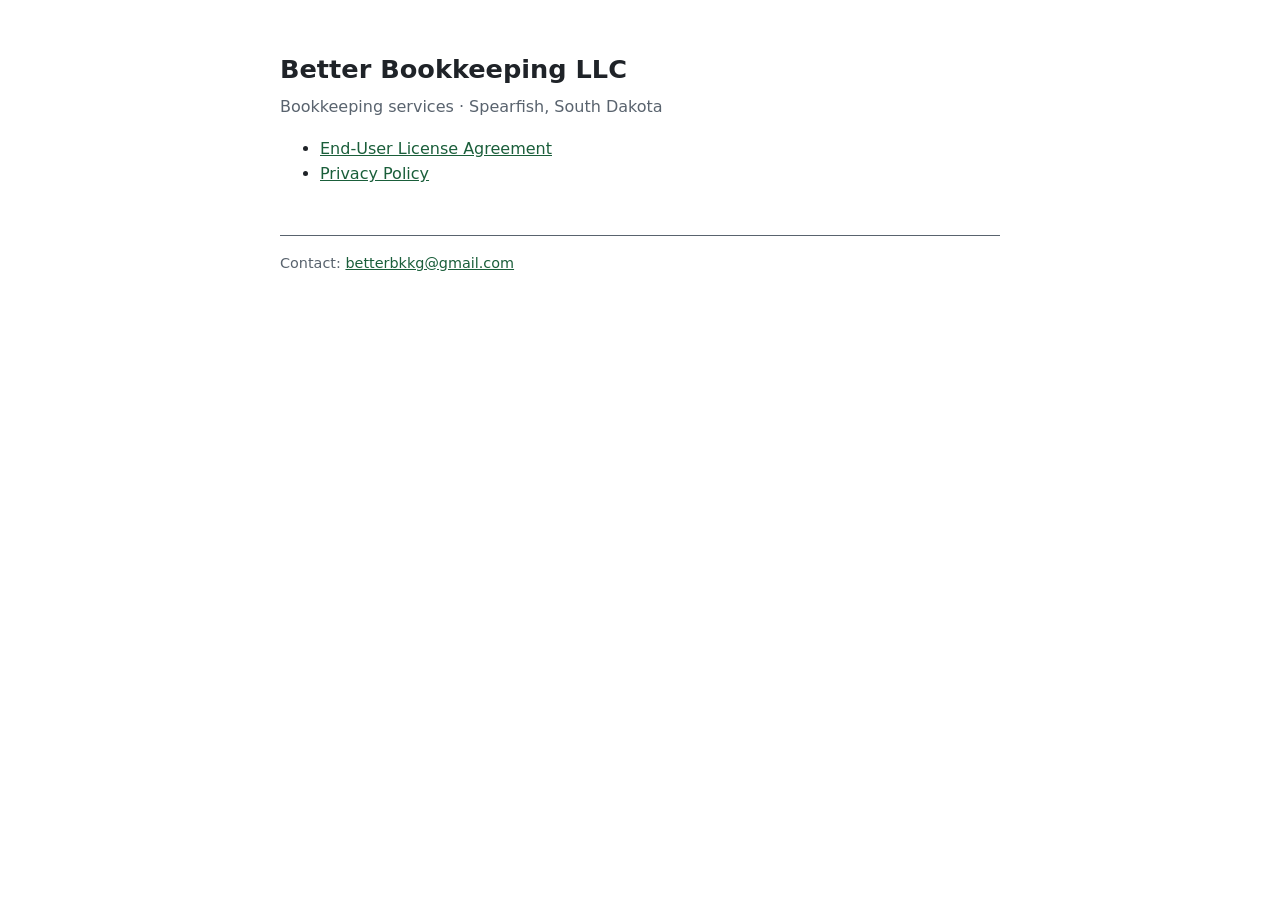
<file: index.html>
<!doctype html>
<html lang="en"><head><meta charset="utf-8"><meta name="viewport" content="width=device-width,initial-scale=1">
<title>Better Bookkeeping LLC</title><link rel="stylesheet" href="style.css"></head>
<body>
<h1>Better Bookkeeping LLC</h1>
<p class="meta">Bookkeeping services · Spearfish, South Dakota</p>
<ul>
  <li><a href="eula">End-User License Agreement</a></li>
  <li><a href="privacy">Privacy Policy</a></li>
</ul>
<footer>Contact: <a href="mailto:betterbkkg@gmail.com">betterbkkg@gmail.com</a></footer>
</body></html>
</file>
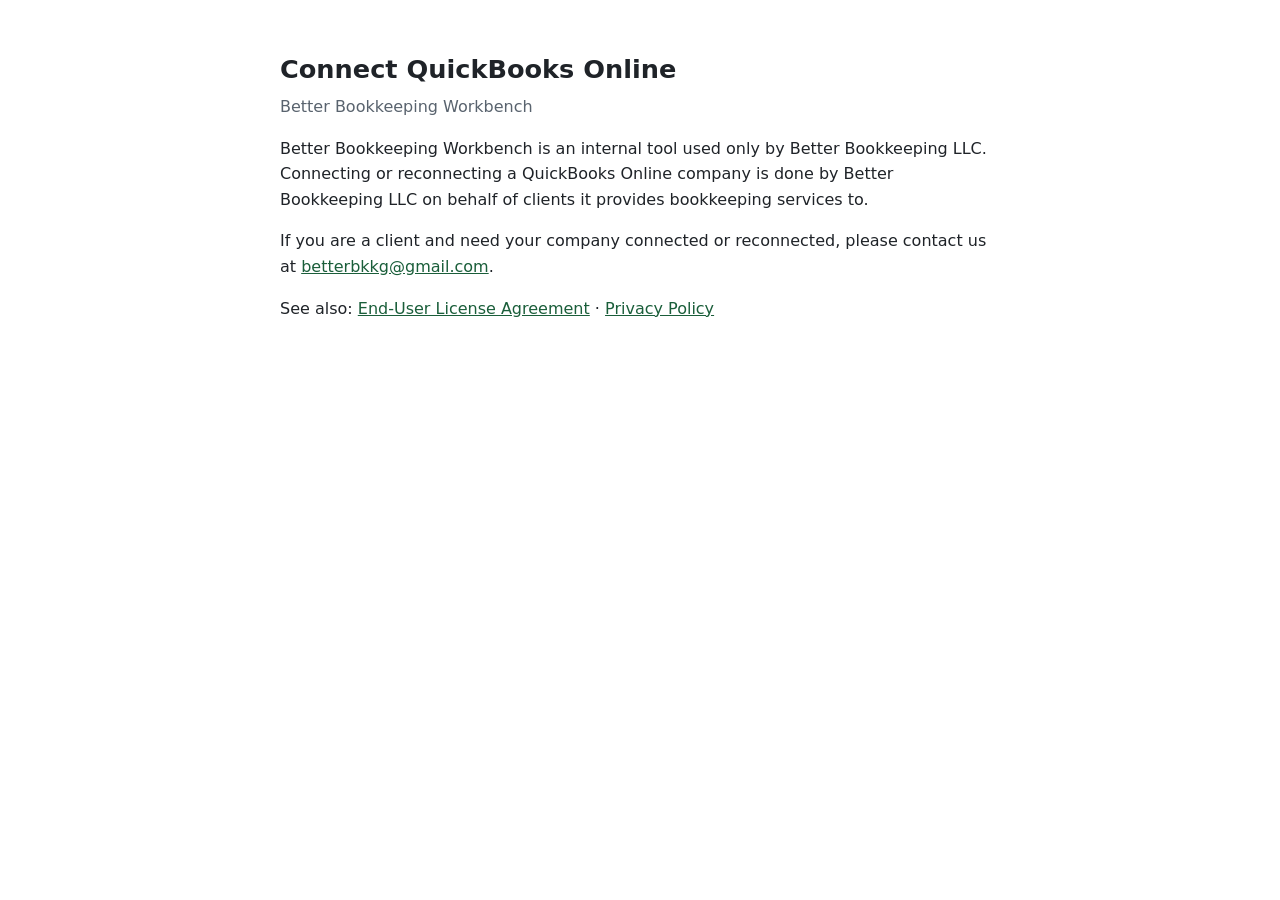
<file: connect.html>
<!doctype html>
<html lang="en"><head><meta charset="utf-8"><meta name="viewport" content="width=device-width,initial-scale=1">
<title>Connect QuickBooks</title><link rel="stylesheet" href="style.css"></head>
<body>
<h1>Connect QuickBooks Online</h1>
<p class="meta">Better Bookkeeping Workbench</p>
<p>Better Bookkeeping Workbench is an internal tool used only by Better Bookkeeping LLC. Connecting or reconnecting a QuickBooks Online company is done by Better Bookkeeping LLC on behalf of clients it provides bookkeeping services to.</p>
<p>If you are a client and need your company connected or reconnected, please contact us at <a href="mailto:betterbkkg@gmail.com">betterbkkg@gmail.com</a>.</p>
<p>See also: <a href="eula">End-User License Agreement</a> · <a href="privacy">Privacy Policy</a></p>
</body></html>
</file>
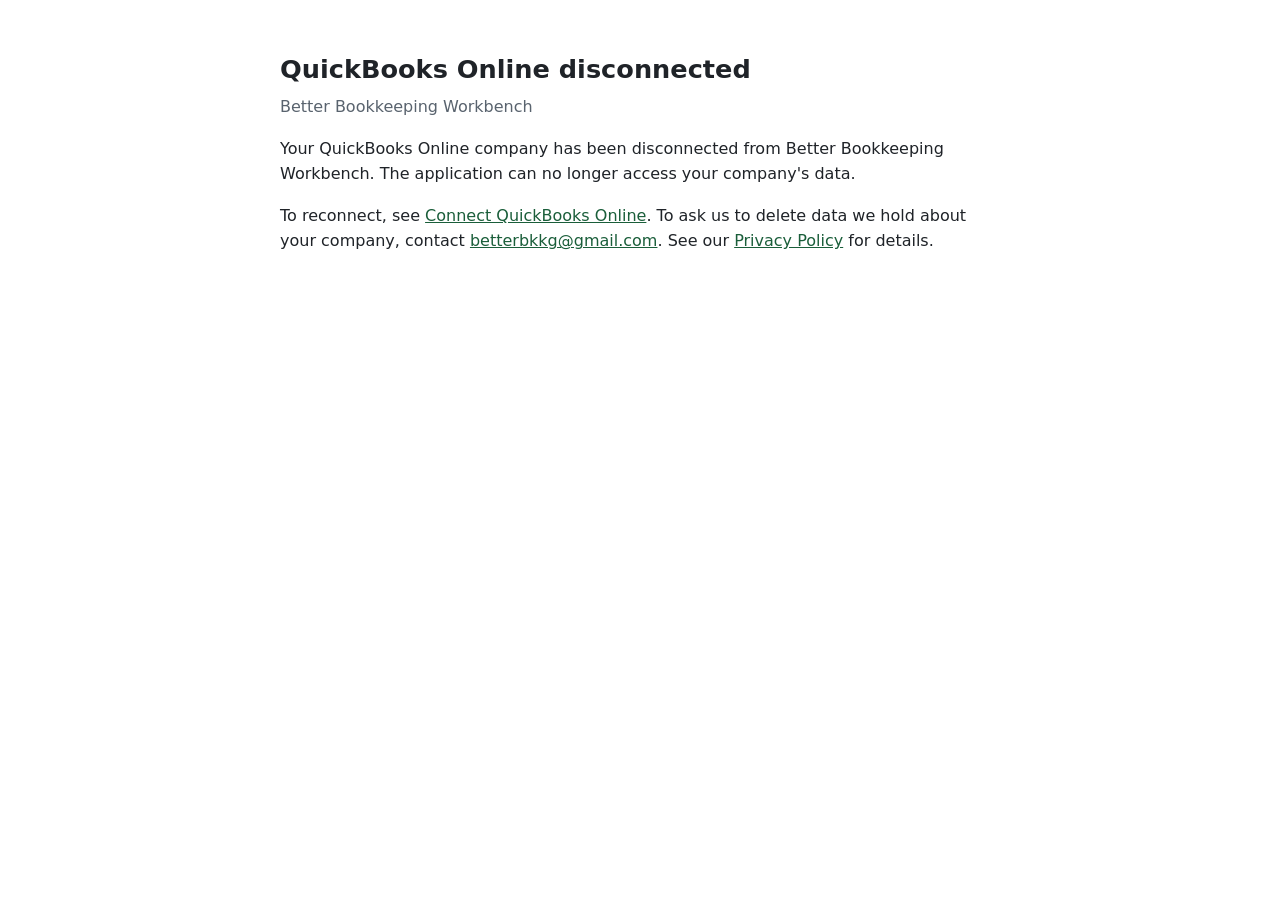
<file: disconnected.html>
<!doctype html>
<html lang="en"><head><meta charset="utf-8"><meta name="viewport" content="width=device-width,initial-scale=1">
<title>QuickBooks Disconnected</title><link rel="stylesheet" href="style.css"></head>
<body>
<h1>QuickBooks Online disconnected</h1>
<p class="meta">Better Bookkeeping Workbench</p>
<p>Your QuickBooks Online company has been disconnected from Better Bookkeeping Workbench. The application can no longer access your company's data.</p>
<p>To reconnect, see <a href="connect">Connect QuickBooks Online</a>. To ask us to delete data we hold about your company, contact <a href="mailto:betterbkkg@gmail.com">betterbkkg@gmail.com</a>. See our <a href="privacy">Privacy Policy</a> for details.</p>
</body></html>
</file>
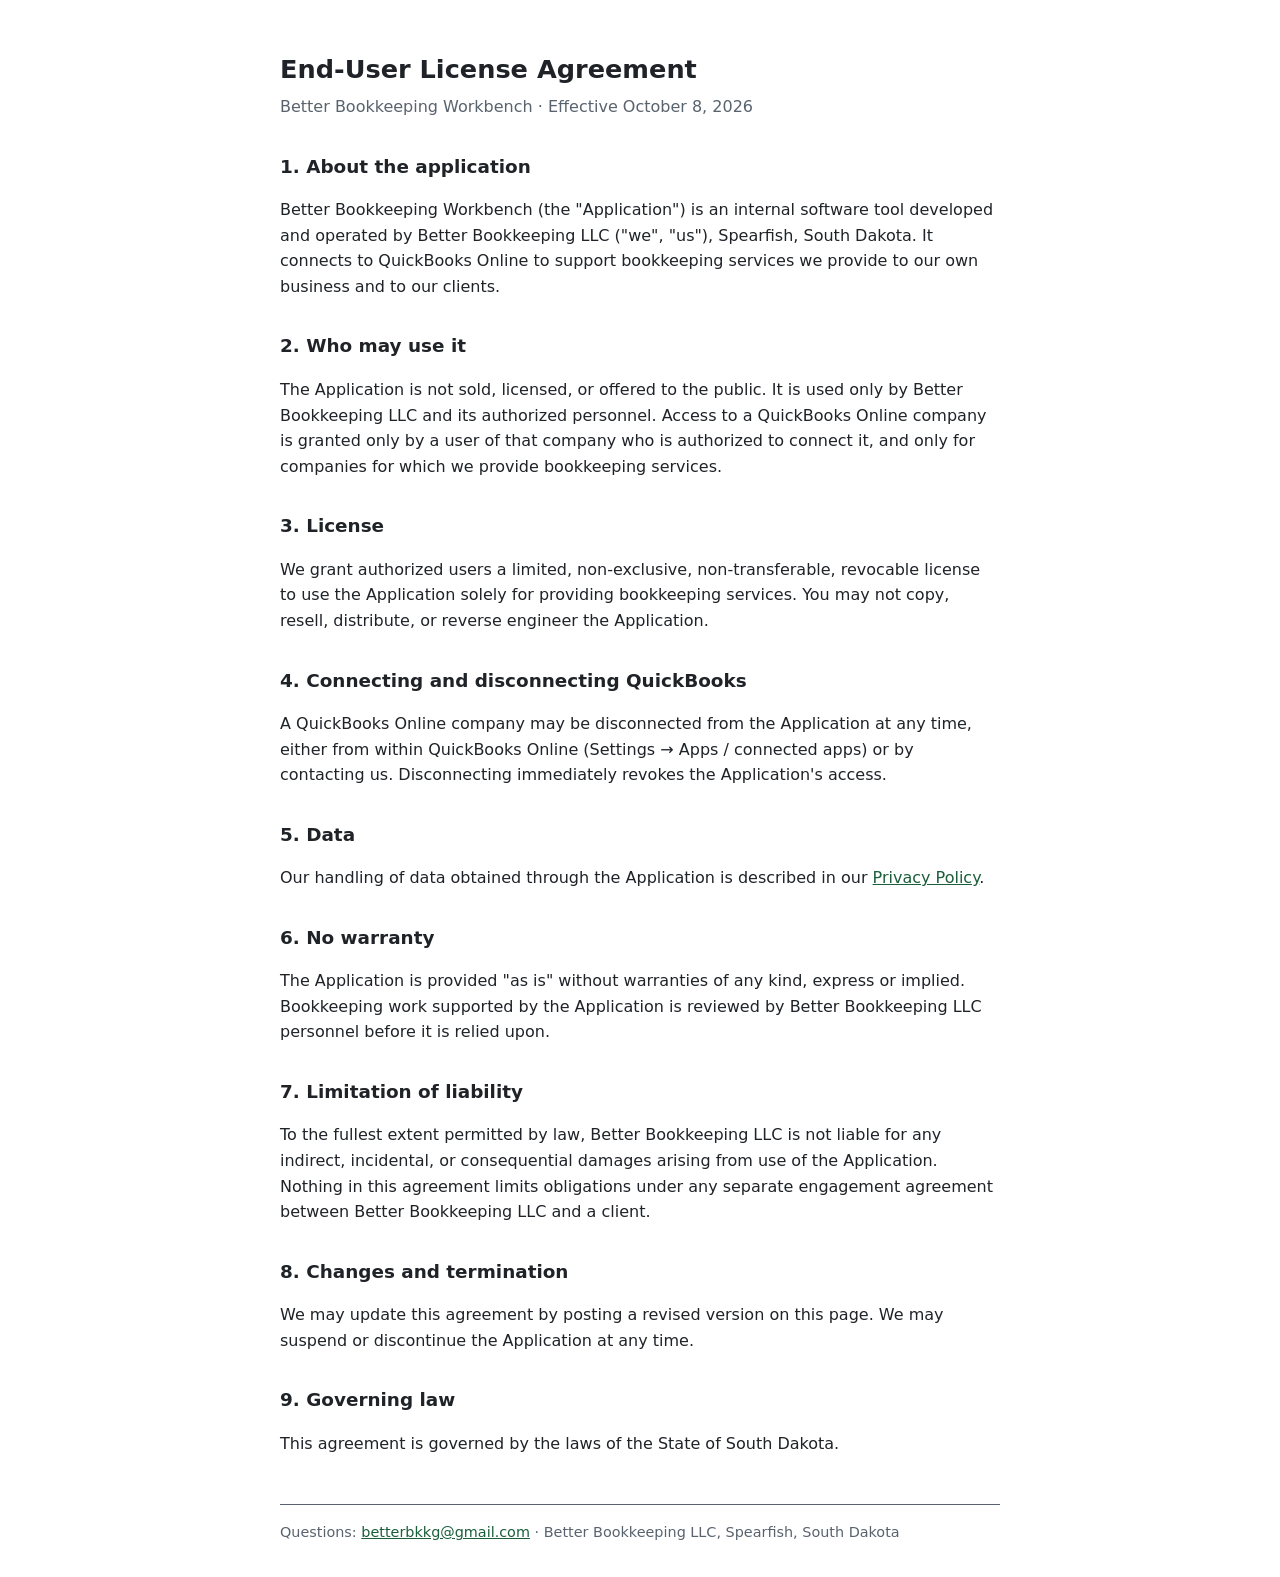
<file: eula.html>
<!doctype html>
<html lang="en"><head><meta charset="utf-8"><meta name="viewport" content="width=device-width,initial-scale=1">
<title>End-User License Agreement</title><link rel="stylesheet" href="style.css"></head>
<body>
<h1>End-User License Agreement</h1>
<p class="meta">Better Bookkeeping Workbench · Effective October 8, 2026</p>

<h2>1. About the application</h2>
<p>Better Bookkeeping Workbench (the "Application") is an internal software tool developed and operated by Better Bookkeeping LLC ("we", "us"), Spearfish, South Dakota. It connects to QuickBooks Online to support bookkeeping services we provide to our own business and to our clients.</p>

<h2>2. Who may use it</h2>
<p>The Application is not sold, licensed, or offered to the public. It is used only by Better Bookkeeping LLC and its authorized personnel. Access to a QuickBooks Online company is granted only by a user of that company who is authorized to connect it, and only for companies for which we provide bookkeeping services.</p>

<h2>3. License</h2>
<p>We grant authorized users a limited, non-exclusive, non-transferable, revocable license to use the Application solely for providing bookkeeping services. You may not copy, resell, distribute, or reverse engineer the Application.</p>

<h2>4. Connecting and disconnecting QuickBooks</h2>
<p>A QuickBooks Online company may be disconnected from the Application at any time, either from within QuickBooks Online (Settings → Apps / connected apps) or by contacting us. Disconnecting immediately revokes the Application's access.</p>

<h2>5. Data</h2>
<p>Our handling of data obtained through the Application is described in our <a href="privacy">Privacy Policy</a>.</p>

<h2>6. No warranty</h2>
<p>The Application is provided "as is" without warranties of any kind, express or implied. Bookkeeping work supported by the Application is reviewed by Better Bookkeeping LLC personnel before it is relied upon.</p>

<h2>7. Limitation of liability</h2>
<p>To the fullest extent permitted by law, Better Bookkeeping LLC is not liable for any indirect, incidental, or consequential damages arising from use of the Application. Nothing in this agreement limits obligations under any separate engagement agreement between Better Bookkeeping LLC and a client.</p>

<h2>8. Changes and termination</h2>
<p>We may update this agreement by posting a revised version on this page. We may suspend or discontinue the Application at any time.</p>

<h2>9. Governing law</h2>
<p>This agreement is governed by the laws of the State of South Dakota.</p>

<footer>Questions: <a href="mailto:betterbkkg@gmail.com">betterbkkg@gmail.com</a> · Better Bookkeeping LLC, Spearfish, South Dakota</footer>
</body></html>
</file>
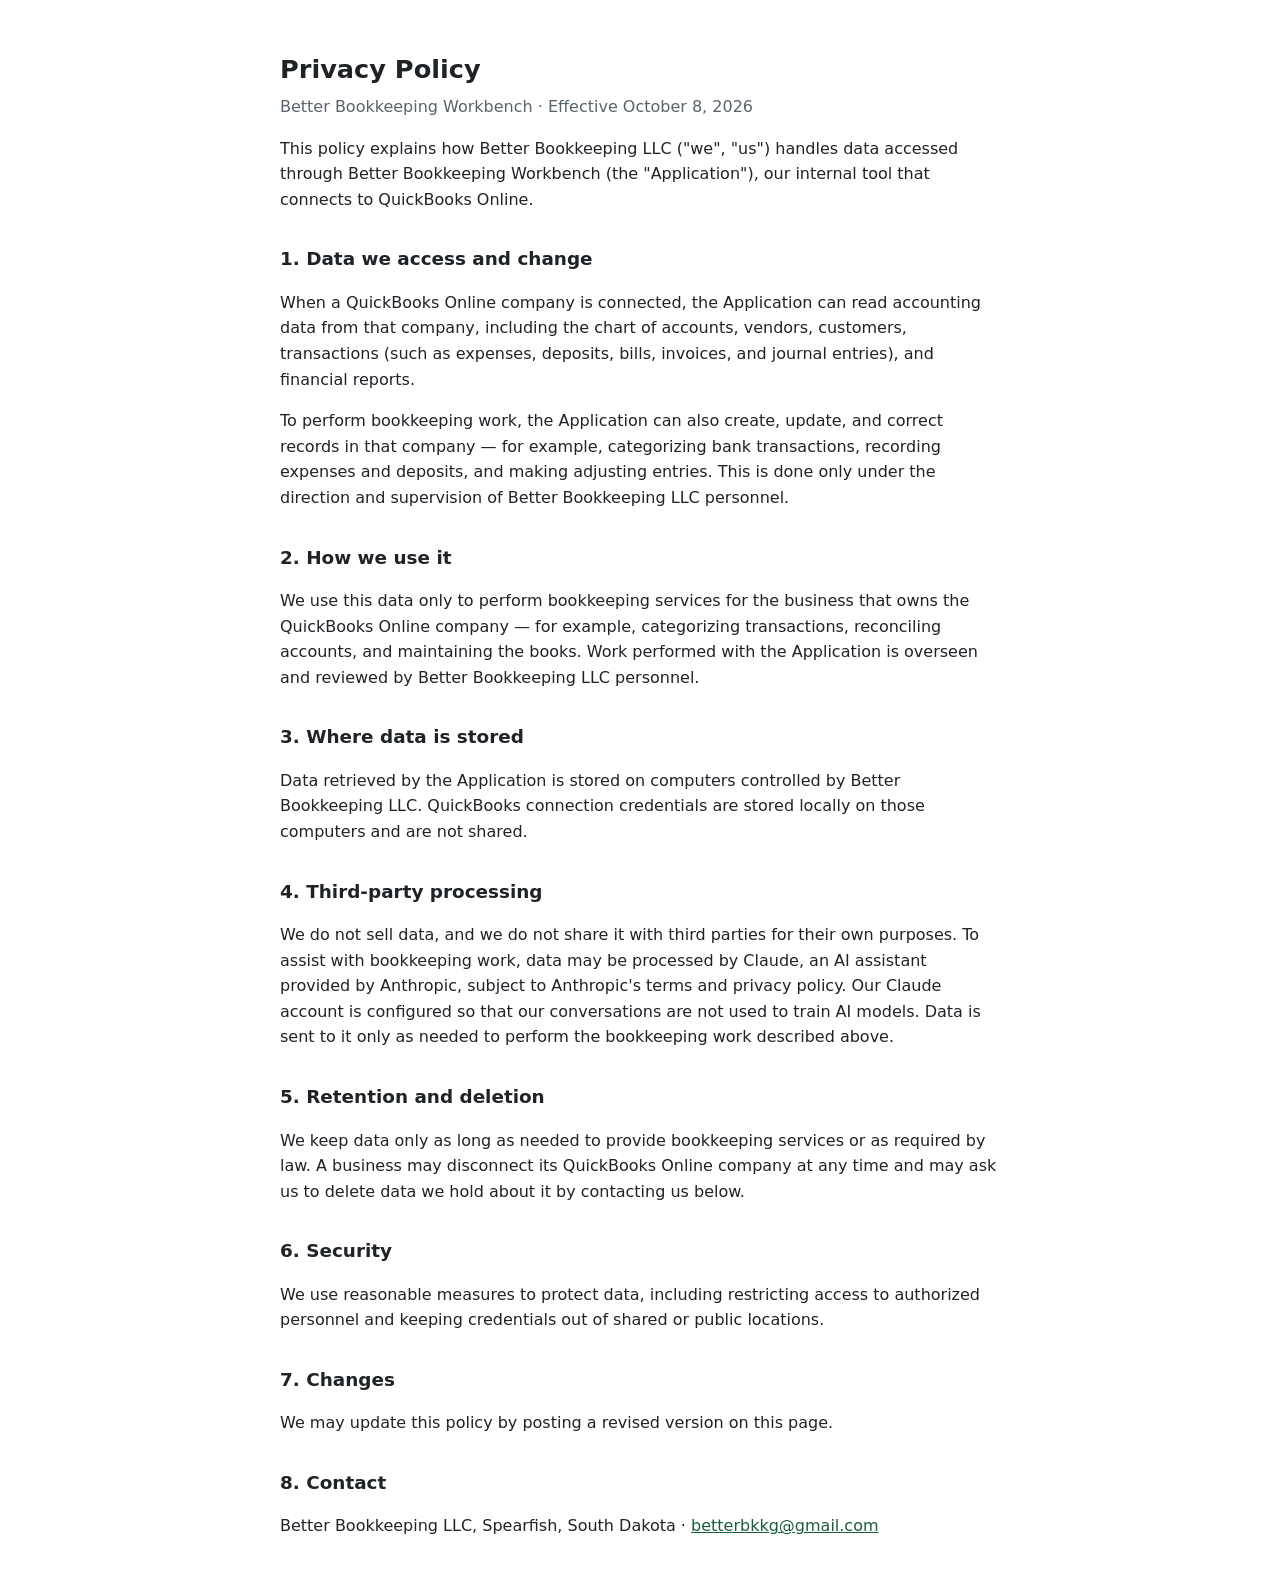
<file: privacy.html>
<!doctype html>
<html lang="en"><head><meta charset="utf-8"><meta name="viewport" content="width=device-width,initial-scale=1">
<title>Privacy Policy</title><link rel="stylesheet" href="style.css"></head>
<body>
<h1>Privacy Policy</h1>
<p class="meta">Better Bookkeeping Workbench · Effective October 8, 2026</p>

<p>This policy explains how Better Bookkeeping LLC ("we", "us") handles data accessed through Better Bookkeeping Workbench (the "Application"), our internal tool that connects to QuickBooks Online.</p>

<h2>1. Data we access and change</h2>
<p>When a QuickBooks Online company is connected, the Application can read accounting data from that company, including the chart of accounts, vendors, customers, transactions (such as expenses, deposits, bills, invoices, and journal entries), and financial reports.</p>
<p>To perform bookkeeping work, the Application can also create, update, and correct records in that company — for example, categorizing bank transactions, recording expenses and deposits, and making adjusting entries. This is done only under the direction and supervision of Better Bookkeeping LLC personnel.</p>

<h2>2. How we use it</h2>
<p>We use this data only to perform bookkeeping services for the business that owns the QuickBooks Online company — for example, categorizing transactions, reconciling accounts, and maintaining the books. Work performed with the Application is overseen and reviewed by Better Bookkeeping LLC personnel.</p>

<h2>3. Where data is stored</h2>
<p>Data retrieved by the Application is stored on computers controlled by Better Bookkeeping LLC. QuickBooks connection credentials are stored locally on those computers and are not shared.</p>

<h2>4. Third-party processing</h2>
<p>We do not sell data, and we do not share it with third parties for their own purposes. To assist with bookkeeping work, data may be processed by Claude, an AI assistant provided by Anthropic, subject to Anthropic's terms and privacy policy. Our Claude account is configured so that our conversations are not used to train AI models. Data is sent to it only as needed to perform the bookkeeping work described above.</p>

<h2>5. Retention and deletion</h2>
<p>We keep data only as long as needed to provide bookkeeping services or as required by law. A business may disconnect its QuickBooks Online company at any time and may ask us to delete data we hold about it by contacting us below.</p>

<h2>6. Security</h2>
<p>We use reasonable measures to protect data, including restricting access to authorized personnel and keeping credentials out of shared or public locations.</p>

<h2>7. Changes</h2>
<p>We may update this policy by posting a revised version on this page.</p>

<h2>8. Contact</h2>
<p>Better Bookkeeping LLC, Spearfish, South Dakota · <a href="mailto:betterbkkg@gmail.com">betterbkkg@gmail.com</a></p>
</body></html>
</file>
<file: style.css>
:root{--bg:#fff;--fg:#1f2328;--muted:#59636e;--accent:#1a5e3a}
@media (prefers-color-scheme:dark){:root{--bg:#0d1117;--fg:#e6edf3;--muted:#9198a1;--accent:#5fbf86}}
body{background:var(--bg);color:var(--fg);font:16px/1.6 system-ui,-apple-system,"Segoe UI",sans-serif;max-width:720px;margin:0 auto;padding:32px 16px}
h1{font-size:1.6rem;margin-bottom:.25rem}h2{font-size:1.15rem;margin-top:2rem}
.meta{color:var(--muted);margin-top:0}a{color:var(--accent)}
footer{margin-top:3rem;color:var(--muted);font-size:.9rem;border-top:1px solid var(--muted);padding-top:1rem}
</file>
